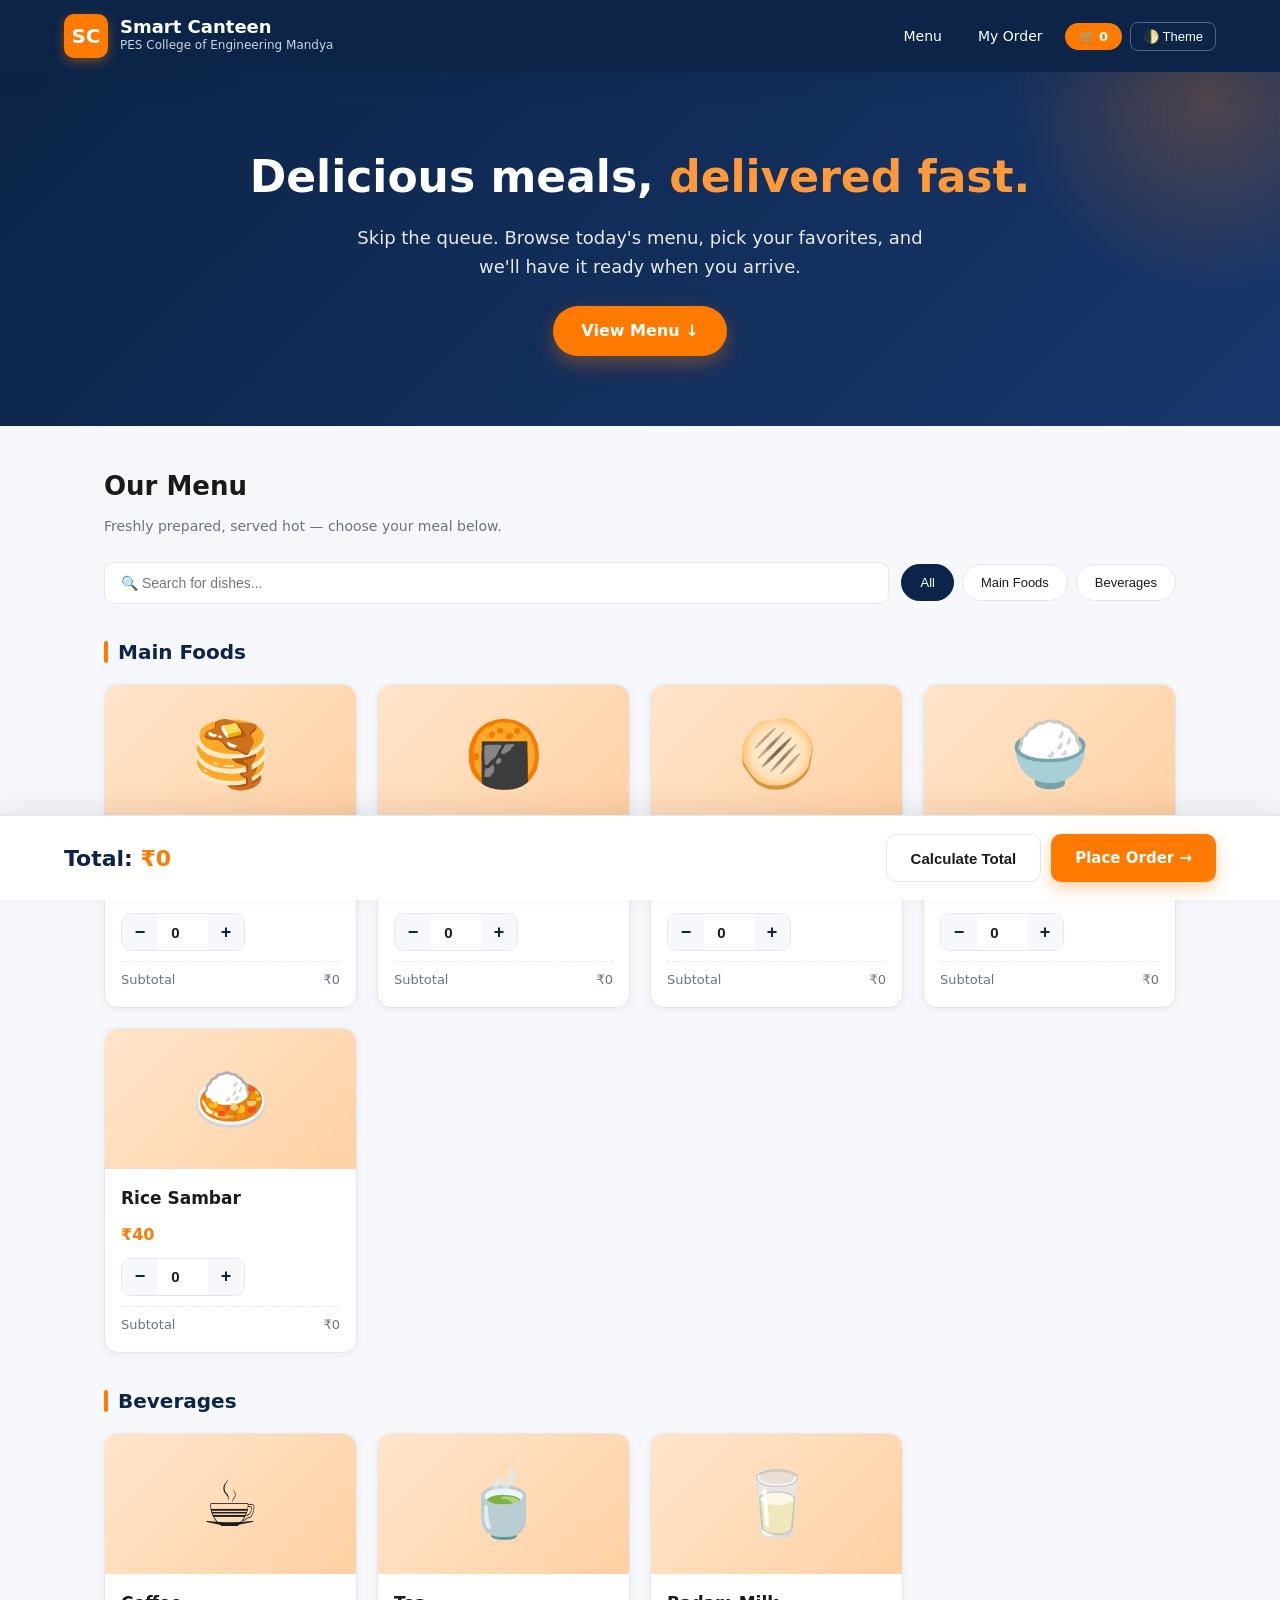
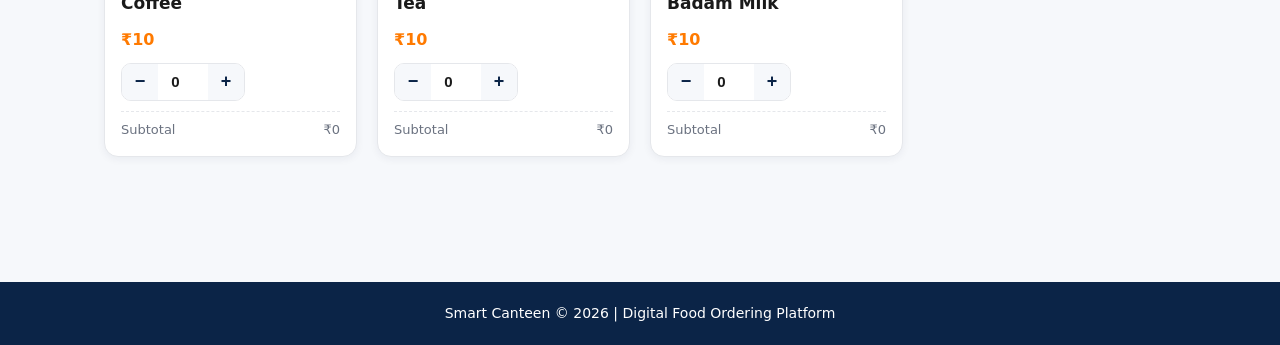
<file: public/canteen/index.html>
<!DOCTYPE html>
<html lang="en">
<head>
  <meta charset="UTF-8" />
  <meta name="viewport" content="width=device-width, initial-scale=1" />
  <title>Smart Canteen – Order Food Online</title>
  <meta name="description" content="Smart Canteen – Modern online food ordering for PES College of Engineering Mandya. Browse the menu, add items, and place your order in seconds." />
  <link rel="stylesheet" href="style.css" />
</head>
<body>

  <!-- NAVBAR -->
  <header class="navbar">
    <div class="brand">
      <div class="logo">SC</div>
      <div class="brand-text">
        <h1>Smart Canteen</h1>
        <p>PES College of Engineering Mandya</p>
      </div>
    </div>
    <nav>
      <ul class="nav-links">
        <li><a href="index.html">Menu</a></li>
        <li><a href="order.html">My Order</a></li>
        <li><span class="cart-badge" id="cartCount">🛒 0</span></li>
        <li><button class="theme-toggle" id="themeToggle">🌓 Theme</button></li>
      </ul>
    </nav>
  </header>

  <!-- HERO -->
  <section class="hero">
    <h2>Delicious meals, <span class="accent">delivered fast.</span></h2>
    <p>Skip the queue. Browse today's menu, pick your favorites, and we'll have it ready when you arrive.</p>
    <a href="#menu" class="hero-btn">View Menu ↓</a>
  </section>

  <!-- MAIN -->
  <main id="menu">
    <h2 class="section-title">Our Menu</h2>
    <p class="section-sub">Freshly prepared, served hot — choose your meal below.</p>

    <div class="controls">
      <input type="text" id="searchBox" class="search-box" placeholder="🔍 Search for dishes..." />
      <div class="tabs">
        <button class="tab active" data-category="All">All</button>
        <button class="tab" data-category="Main Foods">Main Foods</button>
        <button class="tab" data-category="Beverages">Beverages</button>
      </div>
    </div>

    <div id="menuContainer"></div>
  </main>

  <!-- BILL BAR -->
  <div class="bill-bar">
    <div class="bill-total" id="liveTotal">Total: <span>₹0</span></div>
    <div class="btn-group">
      <button id="calcBtn" class="btn btn-outline">Calculate Total</button>
      <a id="placeOrderBtn" href="order.html" class="btn btn-primary">Place Order →</a>
    </div>
  </div>

  <footer>
    Smart Canteen © 2026 | Digital Food Ordering Platform
  </footer>

  <script src="script.js"></script>
</body>
</html>
</file>
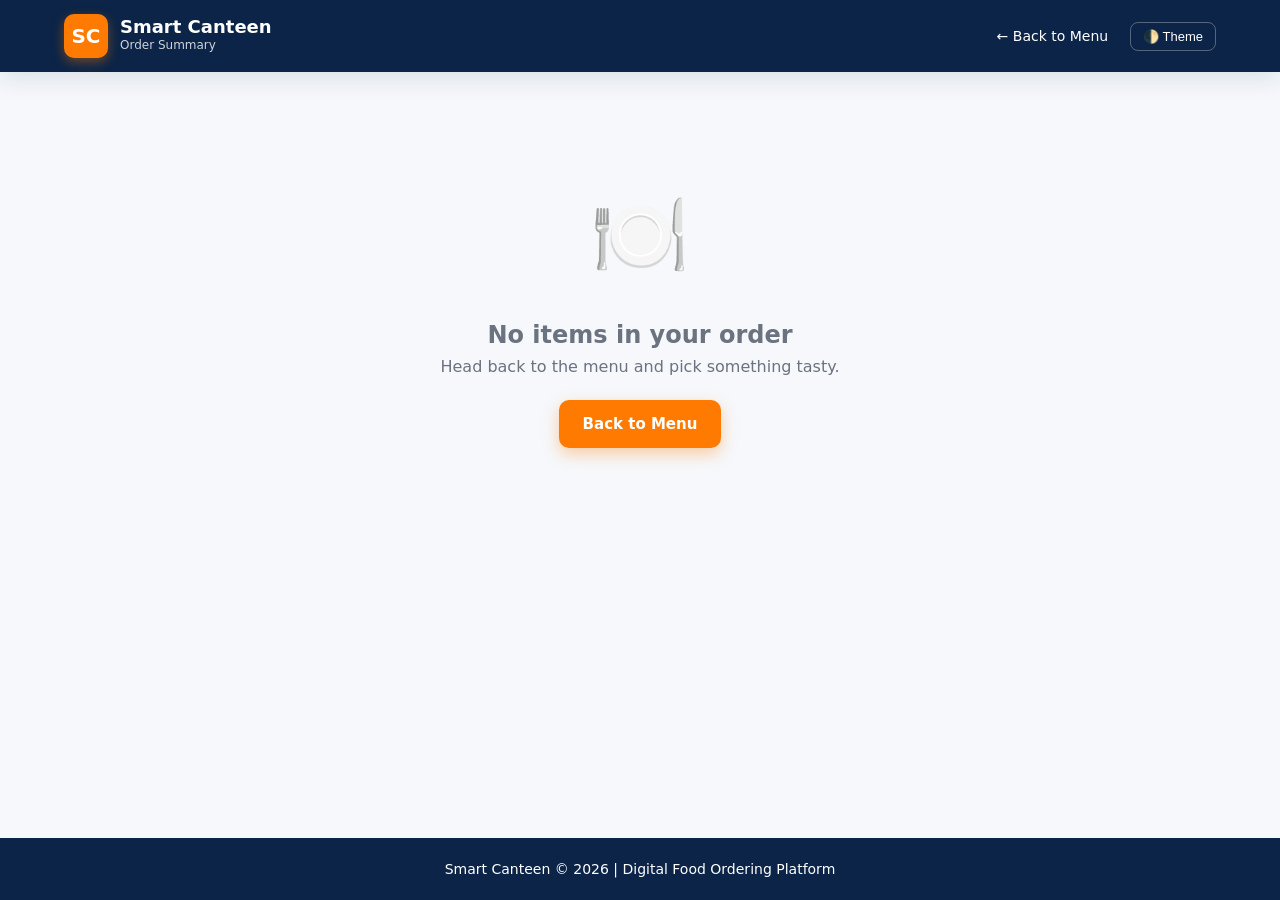
<file: public/canteen/order.html>
<!DOCTYPE html>
<html lang="en">
<head>
  <meta charset="UTF-8" />
  <meta name="viewport" content="width=device-width, initial-scale=1" />
  <title>Order Summary – Smart Canteen</title>
  <meta name="description" content="Review your Smart Canteen order, edit items, and confirm your purchase." />
  <link rel="stylesheet" href="style.css" />
</head>
<body>

  <header class="navbar">
    <div class="brand">
      <div class="logo">SC</div>
      <div class="brand-text">
        <h1>Smart Canteen</h1>
        <p>Order Summary</p>
      </div>
    </div>
    <nav>
      <ul class="nav-links">
        <li><a href="index.html">← Back to Menu</a></li>
        <li><button class="theme-toggle" id="themeToggle">🌓 Theme</button></li>
      </ul>
    </nav>
  </header>

  <main>
    <div id="orderContent"></div>
  </main>

  <footer>
    Smart Canteen © 2026 | Digital Food Ordering Platform
  </footer>

  <script src="script.js"></script>
</body>
</html>
</file>
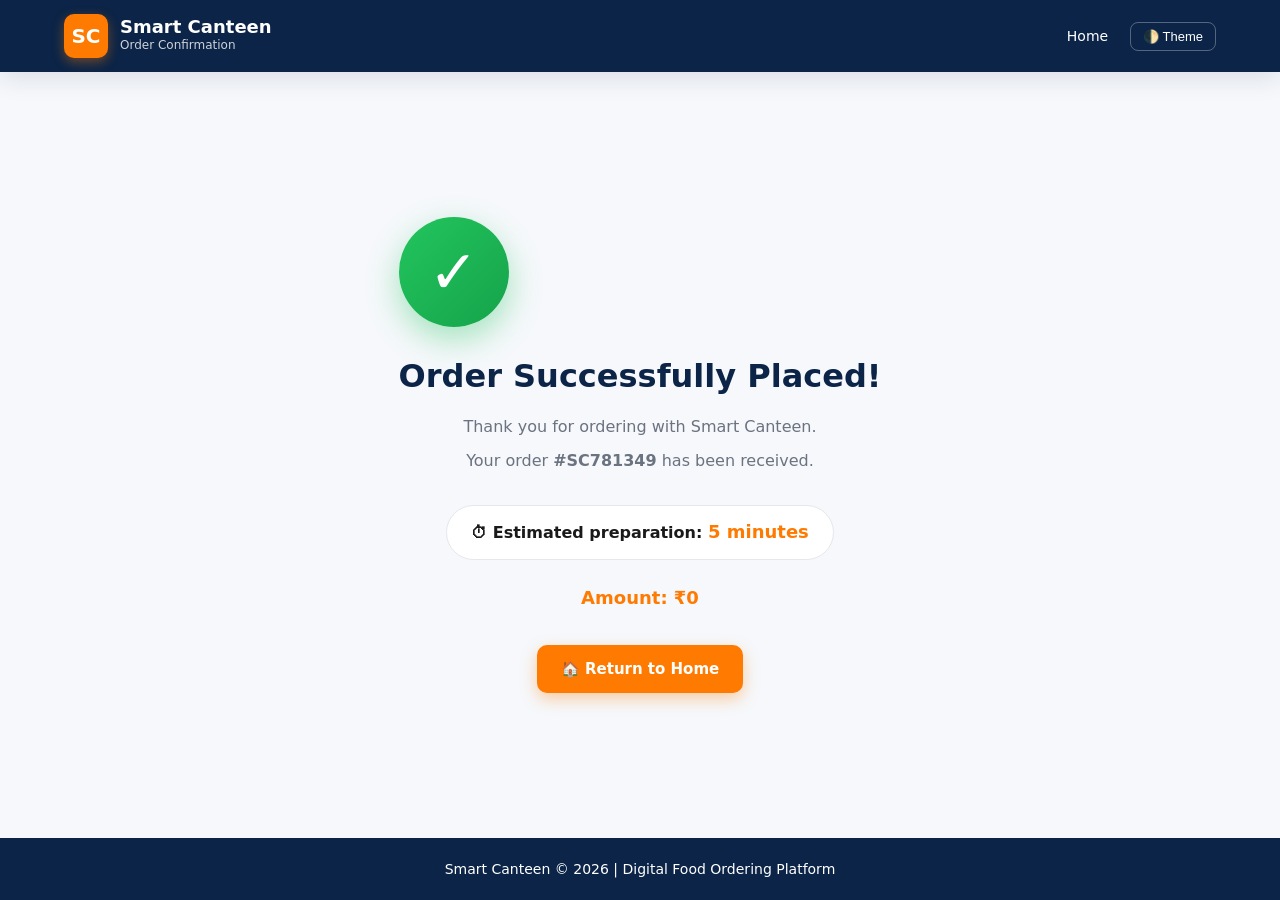
<file: public/canteen/thankyou.html>
<!DOCTYPE html>
<html lang="en">
<head>
  <meta charset="UTF-8" />
  <meta name="viewport" content="width=device-width, initial-scale=1" />
  <title>Order Confirmed – Smart Canteen</title>
  <meta name="description" content="Your Smart Canteen order has been placed successfully." />
  <link rel="stylesheet" href="style.css" />
</head>
<body>

  <header class="navbar">
    <div class="brand">
      <div class="logo">SC</div>
      <div class="brand-text">
        <h1>Smart Canteen</h1>
        <p>Order Confirmation</p>
      </div>
    </div>
    <nav>
      <ul class="nav-links">
        <li><a href="index.html">Home</a></li>
        <li><button class="theme-toggle" id="themeToggle">🌓 Theme</button></li>
      </ul>
    </nav>
  </header>

  <main class="thankyou-wrap">
    <div id="thankContent"></div>
  </main>

  <footer>
    Smart Canteen © 2026 | Digital Food Ordering Platform
  </footer>

  <script src="script.js"></script>
</body>
</html>
</file>
<file: public/canteen/style.css>
/* ============================================
   Smart Canteen - Stylesheet
   Theme: Dark Blue + White + Orange
   ============================================ */

:root {
  --primary: #0b2447;
  --primary-light: #19376d;
  --accent: #ff7a00;
  --accent-light: #ff9a3c;
  --bg: #f6f8fb;
  --card: #ffffff;
  --text: #1a1a1a;
  --muted: #6b7280;
  --border: #e5e7eb;
  --shadow-sm: 0 2px 8px rgba(11, 36, 71, 0.06);
  --shadow-md: 0 8px 24px rgba(11, 36, 71, 0.10);
  --shadow-lg: 0 16px 40px rgba(11, 36, 71, 0.15);
  --radius: 14px;
  --transition: all 0.25s ease;
}

/* Dark mode */
body.dark {
  --bg: #0f172a;
  --card: #1e293b;
  --text: #f1f5f9;
  --muted: #94a3b8;
  --border: #334155;
  --primary: #1e3a8a;
  --primary-light: #3b5fbf;
}

* { margin: 0; padding: 0; box-sizing: border-box; }

html { scroll-behavior: smooth; }

body {
  font-family: 'Segoe UI', system-ui, -apple-system, sans-serif;
  background: var(--bg);
  color: var(--text);
  line-height: 1.6;
  min-height: 100vh;
  display: flex;
  flex-direction: column;
}

/* ---------- NAVBAR ---------- */
.navbar {
  background: var(--primary);
  color: #fff;
  padding: 14px 5%;
  position: sticky;
  top: 0;
  z-index: 100;
  box-shadow: var(--shadow-md);
  display: flex;
  align-items: center;
  justify-content: space-between;
  flex-wrap: wrap;
  gap: 12px;
}

.brand {
  display: flex;
  align-items: center;
  gap: 12px;
}

.logo {
  width: 44px;
  height: 44px;
  border-radius: 10px;
  background: var(--accent);
  display: grid;
  place-items: center;
  font-weight: 800;
  font-size: 20px;
  color: #fff;
  box-shadow: 0 4px 12px rgba(255,122,0,0.4);
}

.brand-text h1 {
  font-size: 18px;
  line-height: 1.1;
}
.brand-text p {
  font-size: 12px;
  opacity: 0.8;
}

.nav-links {
  display: flex;
  gap: 8px;
  align-items: center;
  list-style: none;
}

.nav-links a {
  color: #fff;
  text-decoration: none;
  padding: 8px 14px;
  border-radius: 8px;
  font-size: 14px;
  font-weight: 500;
  transition: var(--transition);
}

.nav-links a:hover {
  background: rgba(255,255,255,0.12);
}

.theme-toggle {
  background: transparent;
  border: 1px solid rgba(255,255,255,0.3);
  color: #fff;
  padding: 6px 12px;
  border-radius: 8px;
  cursor: pointer;
  font-size: 13px;
  transition: var(--transition);
}
.theme-toggle:hover { background: rgba(255,255,255,0.12); }

.cart-badge {
  background: var(--accent);
  color: #fff;
  padding: 6px 14px;
  border-radius: 20px;
  font-size: 13px;
  font-weight: 600;
}

/* ---------- HERO ---------- */
.hero {
  background: linear-gradient(135deg, var(--primary) 0%, var(--primary-light) 100%);
  color: #fff;
  padding: 70px 5%;
  text-align: center;
  position: relative;
  overflow: hidden;
}

.hero::before {
  content: "";
  position: absolute;
  top: -50%;
  right: -10%;
  width: 400px;
  height: 400px;
  background: radial-gradient(circle, rgba(255,122,0,0.25), transparent 70%);
  border-radius: 50%;
}

.hero h2 {
  font-size: clamp(28px, 4vw, 44px);
  font-weight: 800;
  margin-bottom: 12px;
  position: relative;
}

.hero p {
  font-size: clamp(14px, 2vw, 18px);
  opacity: 0.9;
  max-width: 600px;
  margin: 0 auto 24px;
  position: relative;
}

.hero .accent { color: var(--accent-light); }

.hero-btn {
  display: inline-block;
  background: var(--accent);
  color: #fff;
  padding: 12px 28px;
  border-radius: 30px;
  text-decoration: none;
  font-weight: 600;
  transition: var(--transition);
  position: relative;
  box-shadow: 0 8px 20px rgba(255,122,0,0.35);
}
.hero-btn:hover { transform: translateY(-2px); box-shadow: 0 12px 28px rgba(255,122,0,0.5); }

/* ---------- MAIN ---------- */
main { flex: 1; padding: 40px 5%; max-width: 1200px; margin: 0 auto; width: 100%; }

.section-title {
  font-size: 26px;
  margin-bottom: 8px;
  color: var(--text);
}
.section-sub { color: var(--muted); margin-bottom: 24px; font-size: 14px; }

/* Search + Tabs */
.controls {
  display: flex;
  gap: 12px;
  flex-wrap: wrap;
  margin-bottom: 24px;
  align-items: center;
}

.search-box {
  flex: 1;
  min-width: 220px;
  padding: 12px 16px;
  border: 1px solid var(--border);
  border-radius: 10px;
  background: var(--card);
  color: var(--text);
  font-size: 14px;
  transition: var(--transition);
}
.search-box:focus { outline: none; border-color: var(--accent); box-shadow: 0 0 0 3px rgba(255,122,0,0.15); }

.tabs { display: flex; gap: 8px; flex-wrap: wrap; }
.tab {
  padding: 10px 18px;
  border: 1px solid var(--border);
  background: var(--card);
  color: var(--text);
  border-radius: 30px;
  cursor: pointer;
  font-size: 13px;
  font-weight: 500;
  transition: var(--transition);
}
.tab:hover { border-color: var(--accent); color: var(--accent); }
.tab.active { background: var(--primary); color: #fff; border-color: var(--primary); }

/* ---------- FOOD GRID ---------- */
.category-title {
  font-size: 20px;
  margin: 32px 0 16px;
  color: var(--primary);
  font-weight: 700;
  display: flex;
  align-items: center;
  gap: 10px;
}
body.dark .category-title { color: var(--accent-light); }

.category-title::before {
  content: "";
  width: 4px;
  height: 22px;
  background: var(--accent);
  border-radius: 2px;
}

.food-grid {
  display: grid;
  grid-template-columns: repeat(auto-fill, minmax(240px, 1fr));
  gap: 20px;
}

.food-card {
  background: var(--card);
  border-radius: var(--radius);
  overflow: hidden;
  box-shadow: var(--shadow-sm);
  transition: var(--transition);
  display: flex;
  flex-direction: column;
  border: 1px solid var(--border);
}
.food-card:hover {
  transform: translateY(-4px);
  box-shadow: var(--shadow-lg);
}

.food-image {
  height: 140px;
  background: linear-gradient(135deg, #ffe5cc, #ffd1a3);
  display: grid;
  place-items: center;
  font-size: 64px;
}

.food-info { padding: 16px; flex: 1; display: flex; flex-direction: column; gap: 10px; }

.food-name { font-size: 17px; font-weight: 700; }
.food-price { color: var(--accent); font-weight: 700; font-size: 16px; }

.qty-control {
  display: flex;
  align-items: center;
  gap: 0;
  margin-top: auto;
  border: 1px solid var(--border);
  border-radius: 10px;
  overflow: hidden;
  width: fit-content;
}

.qty-btn {
  background: var(--bg);
  border: none;
  width: 36px;
  height: 36px;
  font-size: 18px;
  font-weight: 700;
  color: var(--primary);
  cursor: pointer;
  transition: var(--transition);
}
.qty-btn:hover { background: var(--accent); color: #fff; }

.qty-input {
  width: 50px;
  height: 36px;
  text-align: center;
  border: none;
  background: var(--card);
  color: var(--text);
  font-weight: 600;
  font-size: 15px;
}
.qty-input:focus { outline: none; }

.subtotal-line {
  display: flex;
  justify-content: space-between;
  font-size: 13px;
  color: var(--muted);
  padding-top: 8px;
  border-top: 1px dashed var(--border);
}

/* ---------- BILL BAR ---------- */
.bill-bar {
  position: sticky;
  bottom: 0;
  background: var(--card);
  border-top: 1px solid var(--border);
  padding: 18px 5%;
  display: flex;
  justify-content: space-between;
  align-items: center;
  flex-wrap: wrap;
  gap: 12px;
  box-shadow: 0 -8px 24px rgba(0,0,0,0.08);
  z-index: 50;
}

.bill-total {
  font-size: 22px;
  font-weight: 800;
  color: var(--primary);
}
body.dark .bill-total { color: var(--accent-light); }
.bill-total span { color: var(--accent); }

.btn-group { display: flex; gap: 10px; flex-wrap: wrap; }

.btn {
  padding: 12px 24px;
  border: none;
  border-radius: 10px;
  font-size: 15px;
  font-weight: 600;
  cursor: pointer;
  transition: var(--transition);
  text-decoration: none;
  display: inline-block;
  text-align: center;
}

.btn-primary {
  background: var(--accent);
  color: #fff;
  box-shadow: 0 6px 16px rgba(255,122,0,0.35);
}
.btn-primary:hover { transform: translateY(-2px); box-shadow: 0 10px 22px rgba(255,122,0,0.5); }

.btn-secondary {
  background: var(--primary);
  color: #fff;
}
.btn-secondary:hover { background: var(--primary-light); }

.btn-outline {
  background: transparent;
  color: var(--text);
  border: 1px solid var(--border);
}
.btn-outline:hover { border-color: var(--accent); color: var(--accent); }

.btn:disabled { opacity: 0.5; cursor: not-allowed; transform: none !important; }

/* ---------- ORDER SUMMARY ---------- */
.summary-card {
  background: var(--card);
  border-radius: var(--radius);
  padding: 28px;
  box-shadow: var(--shadow-md);
  max-width: 700px;
  margin: 0 auto;
  border: 1px solid var(--border);
}

.summary-header {
  display: flex;
  justify-content: space-between;
  align-items: center;
  border-bottom: 2px dashed var(--border);
  padding-bottom: 16px;
  margin-bottom: 16px;
}
.summary-header h2 { font-size: 22px; }
.order-time { font-size: 12px; color: var(--muted); }

.summary-item {
  display: grid;
  grid-template-columns: 1fr auto auto auto;
  gap: 12px;
  align-items: center;
  padding: 12px 0;
  border-bottom: 1px solid var(--border);
}
.summary-item:last-child { border-bottom: none; }

.summary-item .name { font-weight: 600; }
.summary-item .qty { color: var(--muted); font-size: 14px; }
.summary-item .price { color: var(--accent); font-weight: 600; }

.summary-totals {
  margin-top: 16px;
  padding-top: 16px;
  border-top: 2px solid var(--border);
}
.summary-totals .row {
  display: flex;
  justify-content: space-between;
  padding: 6px 0;
  font-size: 15px;
}
.summary-totals .grand {
  font-size: 22px;
  font-weight: 800;
  color: var(--primary);
  margin-top: 10px;
  padding-top: 12px;
  border-top: 1px dashed var(--border);
}
body.dark .summary-totals .grand { color: var(--accent-light); }

.summary-actions {
  display: flex;
  gap: 10px;
  margin-top: 24px;
  flex-wrap: wrap;
  justify-content: flex-end;
}

.empty-state {
  text-align: center;
  padding: 60px 20px;
  color: var(--muted);
}
.empty-state .emoji { font-size: 80px; margin-bottom: 16px; }

/* ---------- THANK YOU ---------- */
.thankyou-wrap {
  display: grid;
  place-items: center;
  text-align: center;
  padding: 60px 20px;
  flex: 1;
}

.success-icon {
  width: 110px;
  height: 110px;
  border-radius: 50%;
  background: linear-gradient(135deg, #22c55e, #16a34a);
  display: grid;
  place-items: center;
  font-size: 60px;
  color: #fff;
  margin-bottom: 24px;
  box-shadow: 0 12px 32px rgba(34,197,94,0.4);
  animation: pop 0.6s cubic-bezier(0.34, 1.56, 0.64, 1);
}

@keyframes pop {
  0% { transform: scale(0); }
  100% { transform: scale(1); }
}

.thankyou-wrap h2 {
  font-size: 32px;
  margin-bottom: 12px;
  color: var(--primary);
}
body.dark .thankyou-wrap h2 { color: var(--accent-light); }

.thankyou-wrap p { color: var(--muted); margin-bottom: 8px; max-width: 500px; }

.wait-time {
  display: inline-block;
  background: var(--card);
  border: 1px solid var(--border);
  padding: 12px 24px;
  border-radius: 30px;
  margin: 24px 0;
  font-weight: 600;
}
.wait-time strong { color: var(--accent); font-size: 18px; }

/* Spinner */
.spinner {
  width: 40px;
  height: 40px;
  border: 4px solid var(--border);
  border-top-color: var(--accent);
  border-radius: 50%;
  animation: spin 0.8s linear infinite;
  margin: 20px auto;
}
@keyframes spin { to { transform: rotate(360deg); } }

/* ---------- FOOTER ---------- */
footer {
  background: var(--primary);
  color: #fff;
  text-align: center;
  padding: 20px;
  margin-top: auto;
  font-size: 14px;
}
footer a { color: var(--accent-light); text-decoration: none; }

/* ---------- TOAST ---------- */
.toast {
  position: fixed;
  bottom: 100px;
  left: 50%;
  transform: translateX(-50%) translateY(20px);
  background: var(--primary);
  color: #fff;
  padding: 12px 24px;
  border-radius: 30px;
  box-shadow: var(--shadow-lg);
  opacity: 0;
  pointer-events: none;
  transition: all 0.3s ease;
  z-index: 200;
  font-size: 14px;
}
.toast.show { opacity: 1; transform: translateX(-50%) translateY(0); }

/* ---------- RESPONSIVE ---------- */
@media (max-width: 640px) {
  .navbar { padding: 12px 4%; }
  .brand-text h1 { font-size: 15px; }
  .brand-text p { font-size: 11px; }
  .nav-links a { padding: 6px 10px; font-size: 13px; }
  .hero { padding: 50px 5%; }
  .food-grid { grid-template-columns: repeat(auto-fill, minmax(160px, 1fr)); gap: 14px; }
  .food-image { height: 110px; font-size: 48px; }
  .summary-item { grid-template-columns: 1fr auto; }
  .summary-item .qty, .summary-item .price { grid-column: 2; }
}
</file>
